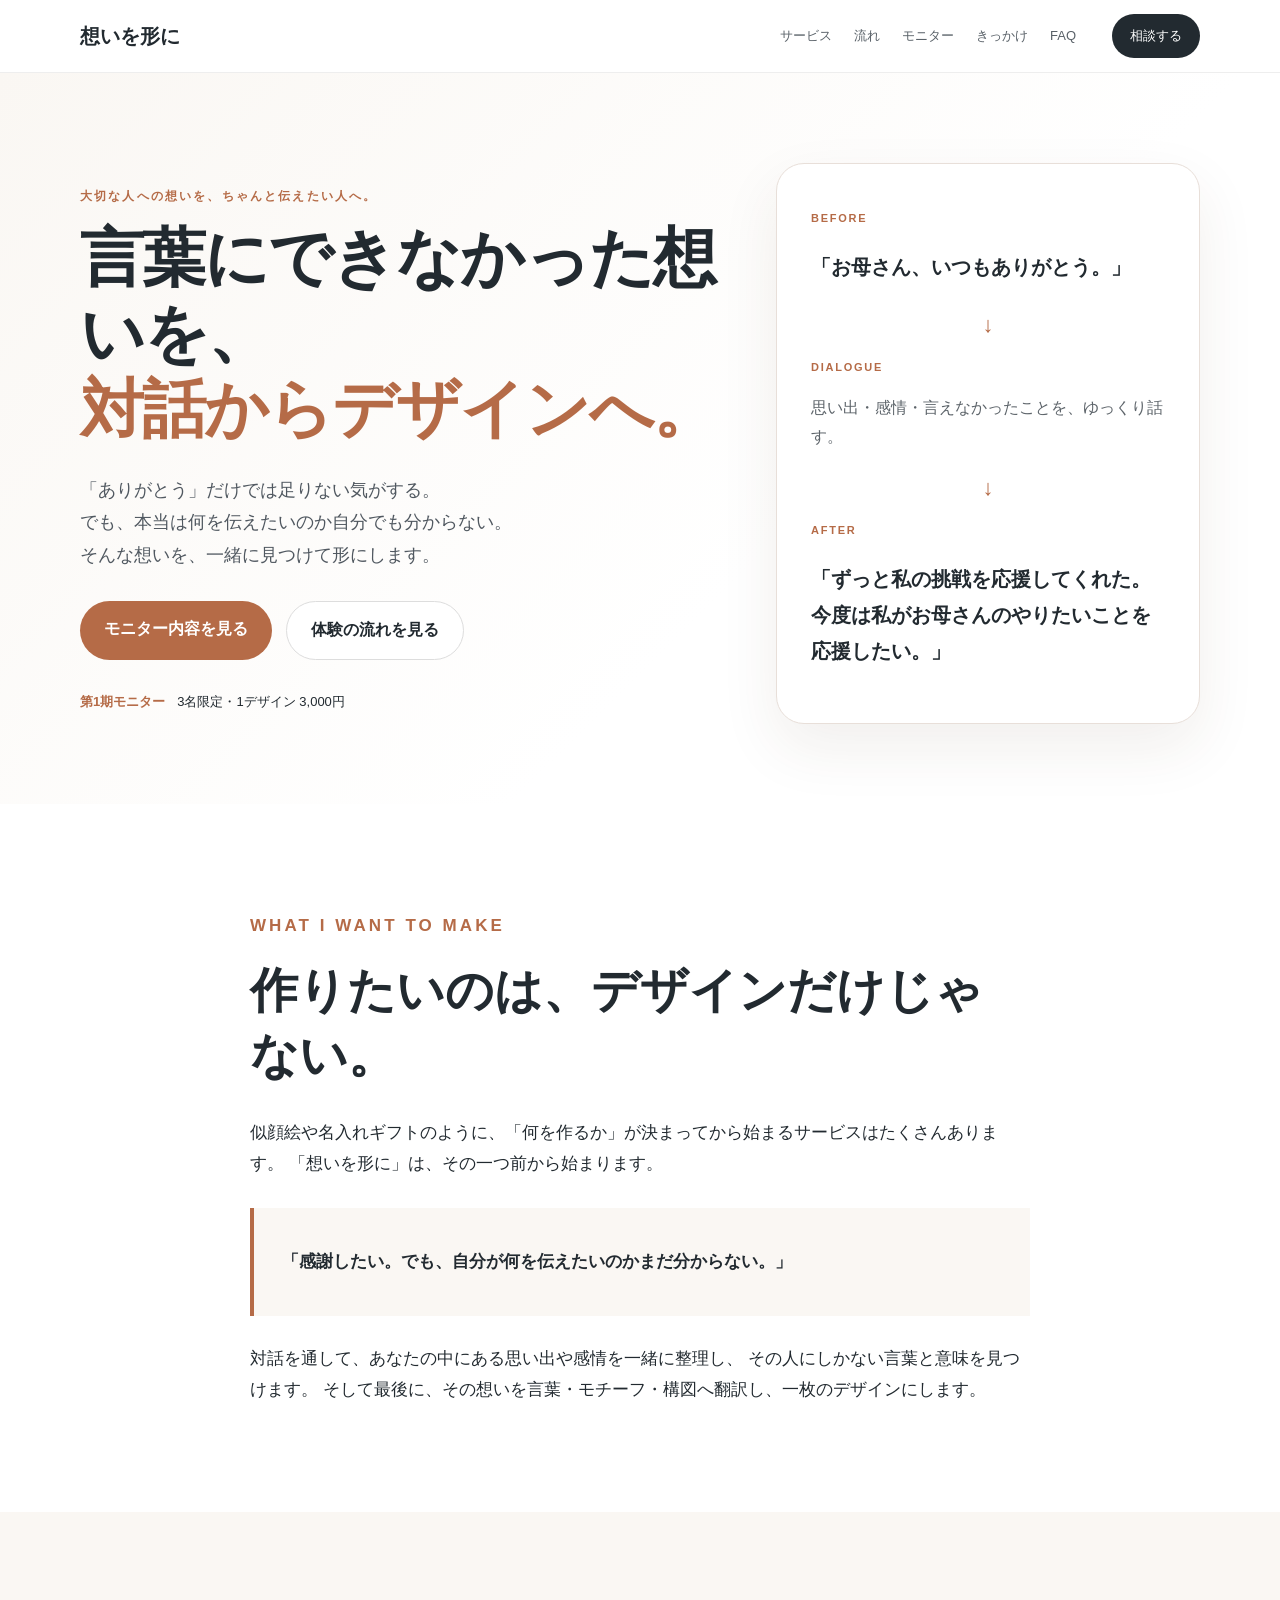
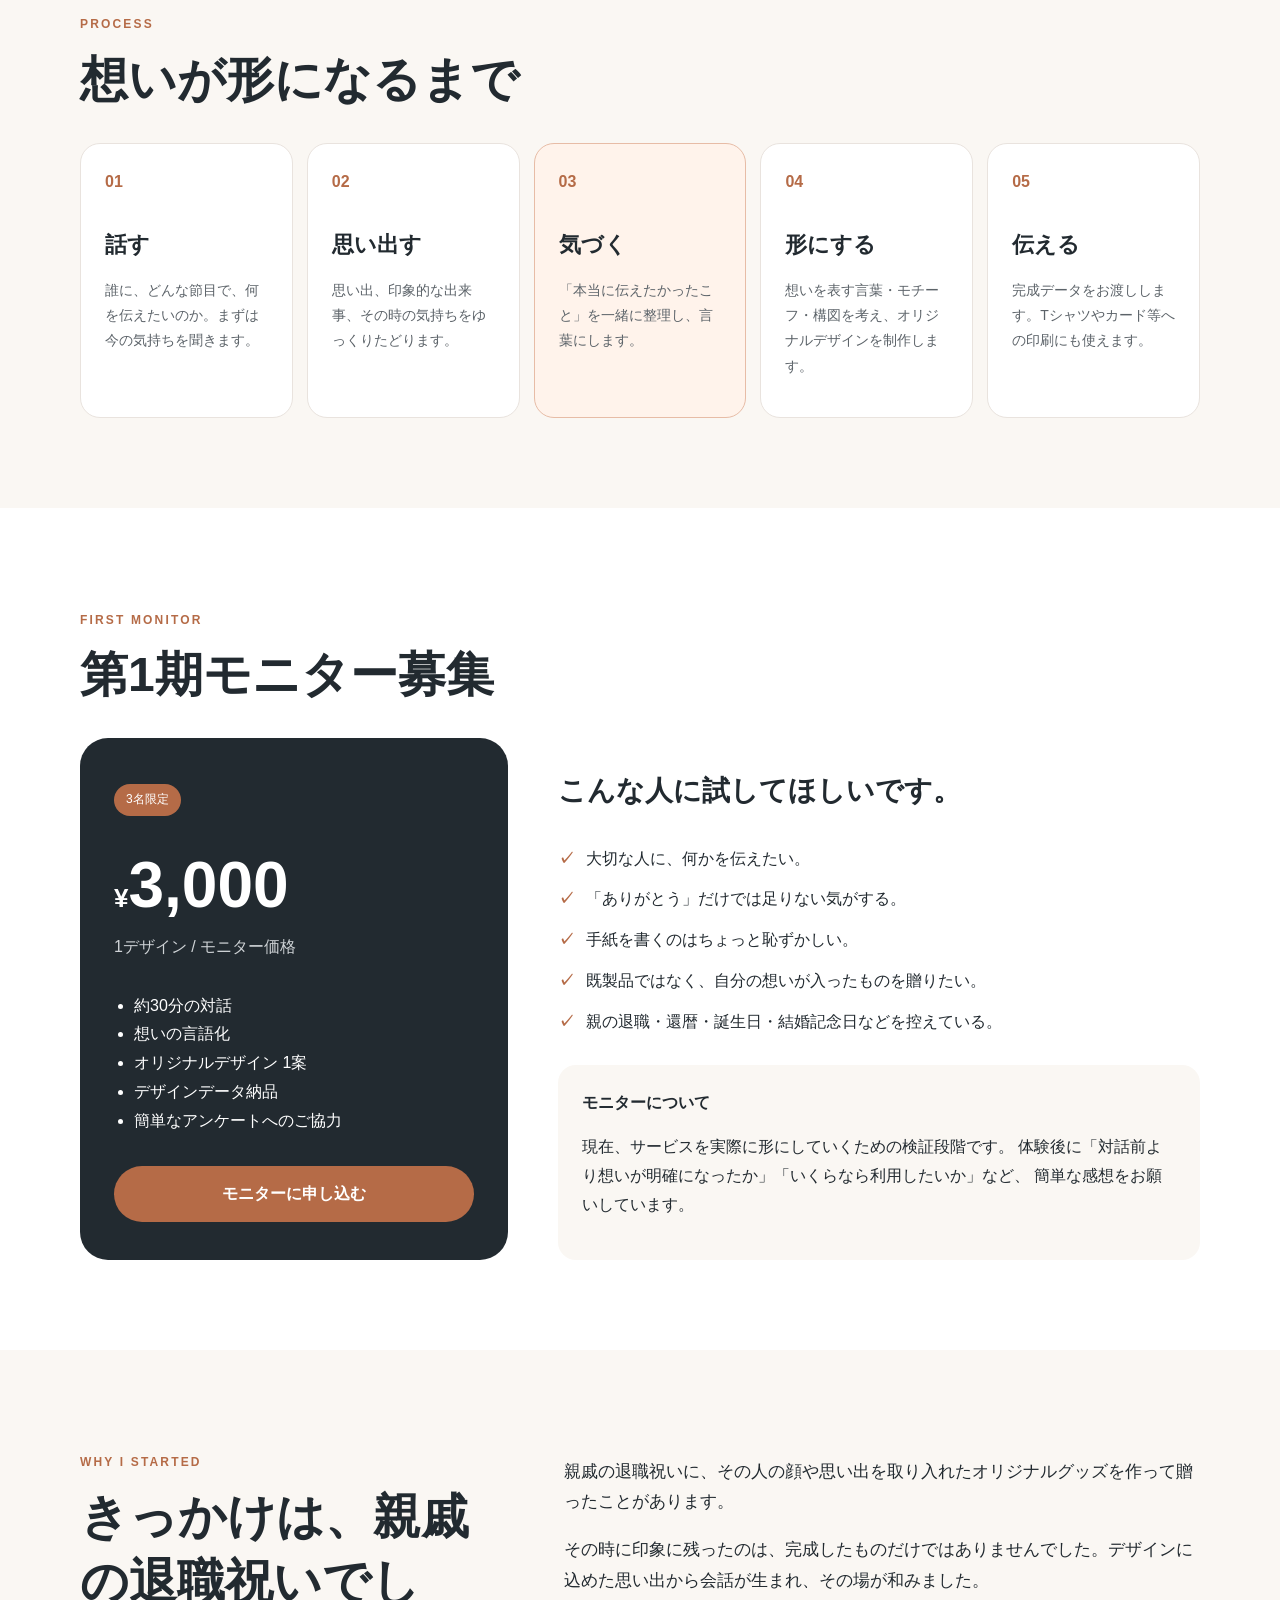
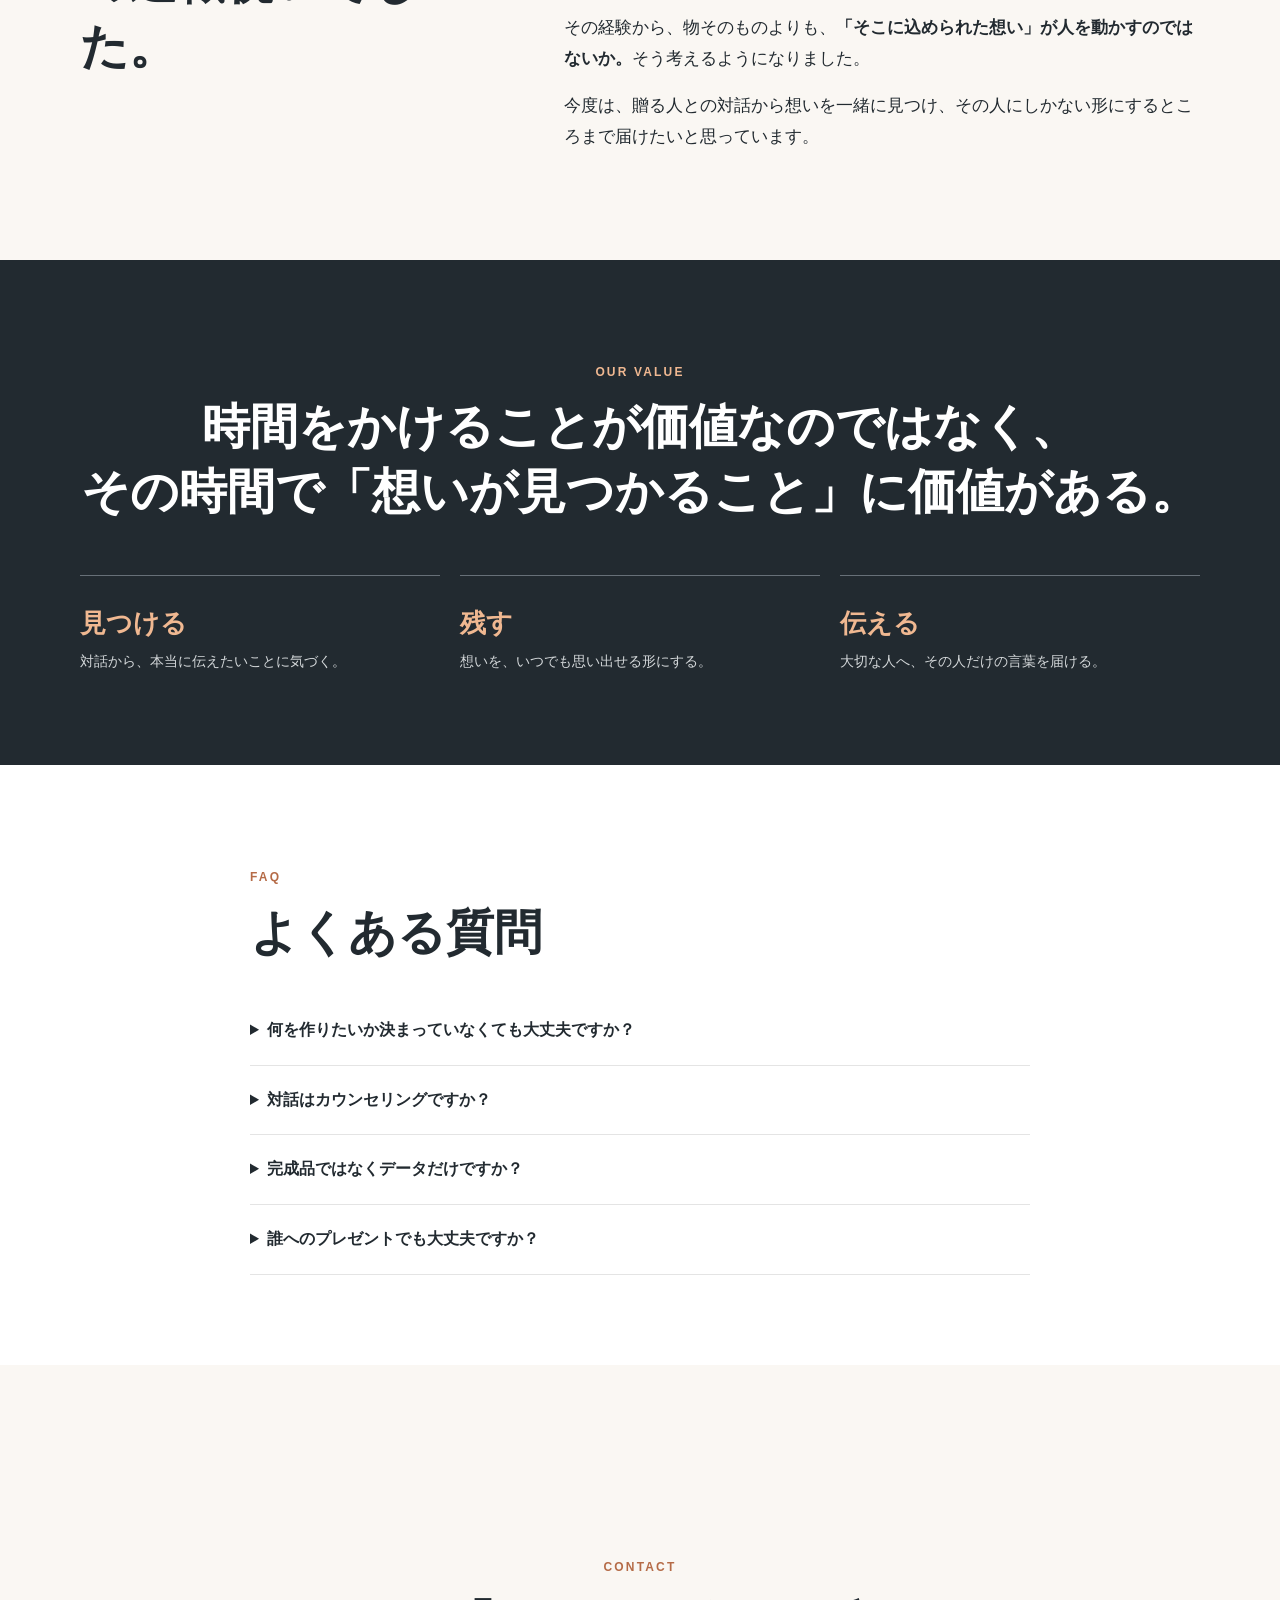
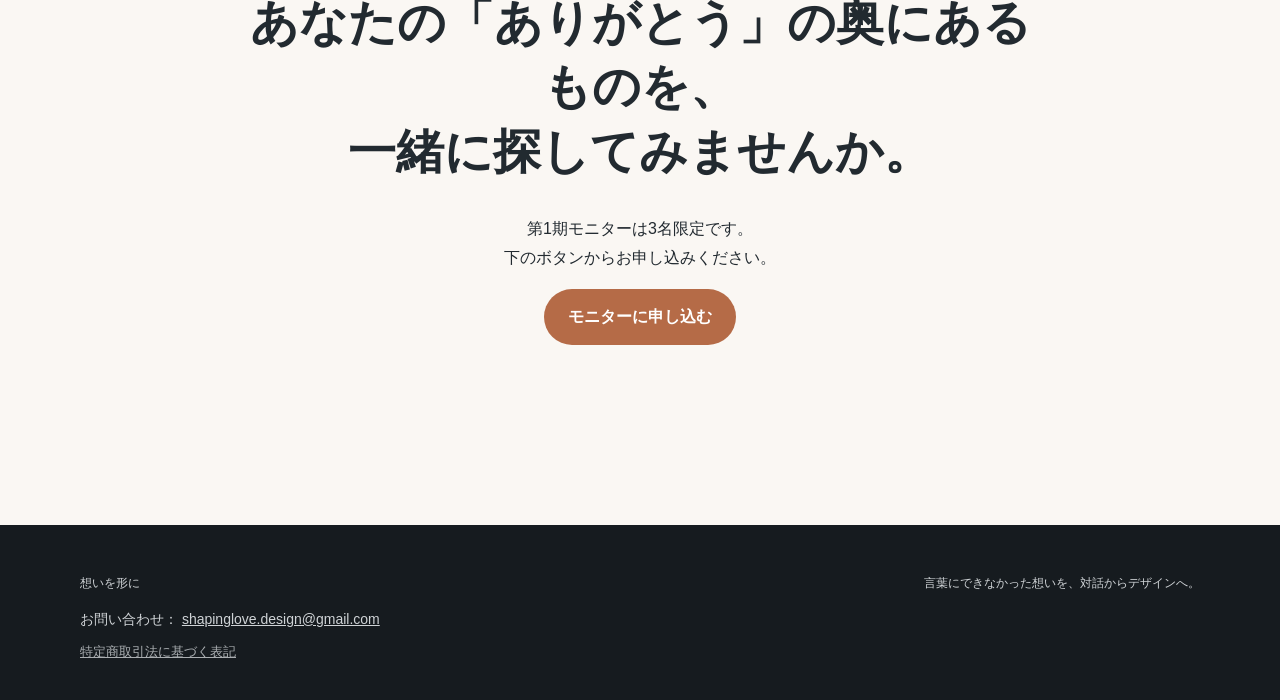
<file: index.html>
<!DOCTYPE html>
<html lang="ja">
<head>
  <meta charset="UTF-8" />
  <meta name="viewport" content="width=device-width, initial-scale=1.0" />
  <title>想いを形に｜言葉にできない想いを、対話からデザインへ</title>
  <meta name="description" content="大切な人に伝えたいけれど、うまく言葉にできない想いを、対話を通して一緒に見つけ、世界に一つのデザインとして形にします。第1期モニター募集中。" />
  <link rel="stylesheet" href="style.css" />
</head>
<body>
  <header class="site-header">
    <div class="container header-inner">
      <a class="brand" href="#top">想いを形に</a>
      <nav class="nav">
        <a href="#about">サービス</a>
        <a href="#flow">流れ</a>
        <a href="#monitor">モニター</a>
        <a href="#story">きっかけ</a>
        <a href="#faq">FAQ</a>
      </nav>
      <a class="header-cta" href="#contact">相談する</a>
    </div>
  </header>

  <main id="top">
    <section class="hero">
      <div class="container hero-grid">
        <div class="hero-copy">
          <p class="eyebrow">大切な人への想いを、ちゃんと伝えたい人へ。</p>
          <h1>言葉にできなかった想いを、<br><span>対話からデザインへ。</span></h1>
          <p class="lead">
            「ありがとう」だけでは足りない気がする。<br>
            でも、本当は何を伝えたいのか自分でも分からない。<br>
            そんな想いを、一緒に見つけて形にします。
          </p>
          <div class="hero-actions">
            <a class="btn primary" href="#monitor">モニター内容を見る</a>
            <a class="btn secondary" href="#flow">体験の流れを見る</a>
          </div>
          <div class="hero-note">
            <strong>第1期モニター</strong>
            <span>3名限定・1デザイン 3,000円</span>
          </div>
        </div>

        <div class="hero-card">
          <p class="small-label">BEFORE</p>
          <p class="before">「お母さん、いつもありがとう。」</p>
          <div class="arrow">↓</div>
          <p class="small-label">DIALOGUE</p>
          <p class="dialogue">思い出・感情・言えなかったことを、ゆっくり話す。</p>
          <div class="arrow">↓</div>
          <p class="small-label">AFTER</p>
          <p class="after">「ずっと私の挑戦を応援してくれた。<br>今度は私がお母さんのやりたいことを応援したい。」</p>
        </div>
      </div>
    </section>

    <section class="section intro" id="about">
      <div class="container narrow">
        <p class="section-kicker">WHAT I WANT TO MAKE</p>
        <h2>作りたいのは、デザインだけじゃない。</h2>
        <p>
          似顔絵や名入れギフトのように、「何を作るか」が決まってから始まるサービスはたくさんあります。
          「想いを形に」は、その一つ前から始まります。
        </p>
        <div class="quote-box">
          <p>「感謝したい。でも、自分が何を伝えたいのかまだ分からない。」</p>
        </div>
        <p>
          対話を通して、あなたの中にある思い出や感情を一緒に整理し、
          その人にしかない言葉と意味を見つけます。
          そして最後に、その想いを言葉・モチーフ・構図へ翻訳し、一枚のデザインにします。
        </p>
      </div>
    </section>

    <section class="section soft" id="flow">
      <div class="container">
        <p class="section-kicker">PROCESS</p>
        <h2>想いが形になるまで</h2>
        <div class="steps">
          <article class="step"><span>01</span><h3>話す</h3><p>誰に、どんな節目で、何を伝えたいのか。まずは今の気持ちを聞きます。</p></article>
          <article class="step"><span>02</span><h3>思い出す</h3><p>思い出、印象的な出来事、その時の気持ちをゆっくりたどります。</p></article>
          <article class="step highlight"><span>03</span><h3>気づく</h3><p>「本当に伝えたかったこと」を一緒に整理し、言葉にします。</p></article>
          <article class="step"><span>04</span><h3>形にする</h3><p>想いを表す言葉・モチーフ・構図を考え、オリジナルデザインを制作します。</p></article>
          <article class="step"><span>05</span><h3>伝える</h3><p>完成データをお渡しします。Tシャツやカード等への印刷にも使えます。</p></article>
        </div>
      </div>
    </section>

    <section class="section" id="monitor">
      <div class="container">
        <p class="section-kicker">FIRST MONITOR</p>
        <h2>第1期モニター募集</h2>
        <div class="monitor-grid">
          <div class="price-card">
            <p class="badge">3名限定</p>
            <p class="price"><span>¥</span>3,000</p>
            <p class="price-note">1デザイン / モニター価格</p>
            <ul>
              <li>約30分の対話</li>
              <li>想いの言語化</li>
              <li>オリジナルデザイン 1案</li>
              <li>デザインデータ納品</li>
              <li>簡単なアンケートへのご協力</li>
            </ul>
          <a class="btn primary full"
   href="https://docs.google.com/forms/d/e/1FAIpQLSdVHnkYJ8gqU361a7JqnTIU-UWrHSDUdnZOst-hqThQXdW27Q/viewform?usp=publish-editor"
   target="_blank"
   rel="noopener noreferrer">
   モニターに申し込む
</a>
          </div>

          <div class="monitor-copy">
            <h3>こんな人に試してほしいです。</h3>
            <div class="check-list">
              <p>大切な人に、何かを伝えたい。</p>
              <p>「ありがとう」だけでは足りない気がする。</p>
              <p>手紙を書くのはちょっと恥ずかしい。</p>
              <p>既製品ではなく、自分の想いが入ったものを贈りたい。</p>
              <p>親の退職・還暦・誕生日・結婚記念日などを控えている。</p>
            </div>
            <div class="notice">
              <strong>モニターについて</strong>
              <p>
                現在、サービスを実際に形にしていくための検証段階です。
                体験後に「対話前より想いが明確になったか」「いくらなら利用したいか」など、
                簡単な感想をお願いしています。
              </p>
            </div>
          </div>
        </div>
      </div>
    </section>

    <section class="section soft" id="story">
      <div class="container story-grid">
        <div>
          <p class="section-kicker">WHY I STARTED</p>
          <h2>きっかけは、親戚の退職祝いでした。</h2>
        </div>
        <div class="story-copy">
          <p>親戚の退職祝いに、その人の顔や思い出を取り入れたオリジナルグッズを作って贈ったことがあります。</p>
          <p>その時に印象に残ったのは、完成したものだけではありませんでした。デザインに込めた思い出から会話が生まれ、その場が和みました。</p>
          <p>その経験から、物そのものよりも、<strong>「そこに込められた想い」が人を動かすのではないか。</strong>そう考えるようになりました。</p>
          <p>今度は、贈る人との対話から想いを一緒に見つけ、その人にしかない形にするところまで届けたいと思っています。</p>
        </div>
      </div>
    </section>

    <section class="section values">
      <div class="container">
        <p class="section-kicker">OUR VALUE</p>
        <h2>時間をかけることが価値なのではなく、<br>その時間で「想いが見つかること」に価値がある。</h2>
        <div class="value-row">
          <div><strong>見つける</strong><span>対話から、本当に伝えたいことに気づく。</span></div>
          <div><strong>残す</strong><span>想いを、いつでも思い出せる形にする。</span></div>
          <div><strong>伝える</strong><span>大切な人へ、その人だけの言葉を届ける。</span></div>
        </div>
      </div>
    </section>

    <section class="section" id="faq">
      <div class="container narrow">
        <p class="section-kicker">FAQ</p>
        <h2>よくある質問</h2>
        <details><summary>何を作りたいか決まっていなくても大丈夫ですか？</summary><p>大丈夫です。むしろ、「何を伝えたいか分からない」というところから一緒に考えるためのサービスです。</p></details>
        <details><summary>対話はカウンセリングですか？</summary><p>いいえ。医療・心理カウンセリングではありません。大切な人に伝えたい想いを整理するための対話です。</p></details>
        <details><summary>完成品ではなくデータだけですか？</summary><p>現在のモニターでは、デザインデータでのお渡しを基本としています。実物の商品まで欲しいかどうかも、今後のサービス改善のために伺っています。</p></details>
        <details><summary>誰へのプレゼントでも大丈夫ですか？</summary><p>はい。最初は親への感謝を中心に考えていますが、祖父母、パートナー、友人などでもご相談いただけます。</p></details>
      </div>
    </section>

    <section class="section contact" id="contact">
      <div class="container contact-box">
        <section class="section contact" id="contact">
  <div class="container contact-box">
    <p class="section-kicker">CONTACT</p>

    <h2>
      あなたの「ありがとう」の奥にあるものを、<br>
      一緒に探してみませんか。
    </h2>

    <p>
      第1期モニターは3名限定です。<br>
      下のボタンからお申し込みください。
    </p>

    <a class="btn primary"
       href="https://docs.google.com/forms/d/e/1FAIpQLSdVHnkYJ8gqU361a7JqnTIU-UWrHSDUdnZOst-hqThQXdW27Q/viewform?usp=publish-editor"
       target="_blank"
       rel="noopener noreferrer">
      モニターに申し込む
    </a>
  </div>
</section>
  </main>

  <footer>
  <div class="container footer-inner">
    <div>
      <p>想いを形に</p>

      <p class="footer-contact">
        お問い合わせ：
        <a href="mailto:shapinglove.design@gmail.com">
          shapinglove.design@gmail.com
        </a>
      </p>

      <a class="footer-legal" href="tokusho.html">
        特定商取引法に基づく表記
      </a>
    </div>

    <p>言葉にできなかった想いを、対話からデザインへ。</p>
  </div>
</footer>
  <script src="script.js"></script>
</body>
</html>
</file>
<file: style.css>
*{box-sizing:border-box}html{scroll-behavior:smooth}body{margin:0;font-family:"Yu Gothic","Meiryo",sans-serif;color:#222a30;background:#fff;line-height:1.8}.container{width:min(1120px,calc(100% - 40px));margin:auto}.narrow{width:min(780px,calc(100% - 40px));margin:auto}.site-header{position:sticky;top:0;z-index:20;background:rgba(255,255,255,.94);backdrop-filter:blur(10px);border-bottom:1px solid #eee}.header-inner{height:72px;display:flex;align-items:center;gap:28px}.brand{font-weight:800;color:#222a30;text-decoration:none;font-size:20px}.nav{display:flex;gap:22px;margin-left:auto}.nav a{font-size:13px;color:#596168;text-decoration:none}.header-cta{margin-left:8px;background:#222a30;color:#fff;padding:10px 18px;border-radius:999px;text-decoration:none;font-size:13px}.hero{padding:90px 0 80px;background:linear-gradient(135deg,#faf7f3 0%,#fff 62%)}.hero-grid{display:grid;grid-template-columns:1.2fr .8fr;gap:60px;align-items:center}.eyebrow,.section-kicker{font-size:12px;letter-spacing:.18em;font-weight:800;color:#b56b47;text-transform:uppercase}.hero h1{font-size:clamp(38px,5vw,68px);line-height:1.18;margin:14px 0 26px;letter-spacing:-.03em}.hero h1 span{color:#b56b47}.lead{font-size:18px;color:#505860}.hero-actions{display:flex;gap:14px;margin:30px 0}.btn{display:inline-block;border:none;border-radius:999px;padding:14px 24px;text-decoration:none;font-weight:700;font-family:inherit;cursor:pointer}.primary{background:#b56b47;color:#fff}.secondary{background:#fff;color:#222a30;border:1px solid #ddd}.full{display:block;text-align:center;width:100%}.hero-note{display:flex;gap:12px;align-items:center;font-size:13px}.hero-note strong{color:#b56b47}.hero-card{background:#fff;border:1px solid #e8dfd9;border-radius:28px;padding:34px;box-shadow:0 24px 60px rgba(80,45,28,.08)}.small-label{font-size:11px;letter-spacing:.16em;color:#b56b47;font-weight:800}.before,.after{font-weight:800;font-size:20px}.dialogue{color:#5d646a}.arrow{text-align:center;color:#b56b47;font-size:22px;margin:14px}.section{padding:90px 0}.soft{background:#faf7f3}.section h2{font-size:clamp(30px,4vw,48px);line-height:1.35;margin:10px 0 30px}.intro p{font-size:17px}.quote-box{border-left:4px solid #b56b47;background:#faf7f3;padding:22px 28px;margin:28px 0;font-weight:800;font-size:22px}.steps{display:grid;grid-template-columns:repeat(5,1fr);gap:14px}.step{background:#fff;border:1px solid #e9e3de;border-radius:20px;padding:24px;min-height:230px}.step span{font-weight:800;color:#b56b47}.step h3{font-size:22px;margin:28px 0 8px}.step p{font-size:14px;color:#5c6369}.step.highlight{background:#fff3eb;border-color:#e7bca6}.monitor-grid{display:grid;grid-template-columns:.8fr 1.2fr;gap:50px}.price-card{background:#222a30;color:#fff;border-radius:28px;padding:34px}.badge{display:inline-block;background:#b56b47;padding:5px 12px;border-radius:999px;font-size:12px}.price{font-size:64px;font-weight:800;line-height:1;margin:25px 0 8px}.price span{font-size:26px}.price-note{color:#cfd3d6}.price-card ul{padding-left:20px;margin:30px 0}.monitor-copy h3{font-size:28px}.check-list p{padding-left:28px;position:relative;margin:12px 0}.check-list p:before{content:"✓";position:absolute;left:0;color:#b56b47;font-weight:800}.notice{margin-top:28px;padding:24px;background:#faf7f3;border-radius:18px}.story-grid{display:grid;grid-template-columns:.8fr 1.2fr;gap:60px}.story-copy p{font-size:17px}.values{background:#222a30;color:#fff}.values h2{text-align:center}.values .section-kicker{text-align:center;color:#f0b891}.value-row{display:grid;grid-template-columns:repeat(3,1fr);gap:20px;margin-top:50px}.value-row div{border-top:1px solid #677078;padding-top:24px}.value-row strong{display:block;font-size:26px;color:#f0b891}.value-row span{font-size:14px;color:#d4d8da}details{border-bottom:1px solid #e4e4e4;padding:20px 0}summary{font-weight:800;cursor:pointer}details p{color:#5a6268}.contact{background:#faf7f3}.contact-box{text-align:center;max-width:850px}.message-template{margin:28px auto 10px;max-width:650px;text-align:left;background:#fff;border:1px solid #e7e0da;border-radius:18px;padding:20px}.copy-text{min-height:26px;color:#b56b47;font-weight:700}.small{font-size:12px;color:#777}footer{padding:36px 0;background:#161b1f;color:#cfd3d6}.footer-inner{display:flex;justify-content:space-between;font-size:12px}@media(max-width:900px){.nav{display:none}.header-cta{margin-left:auto}.hero-grid,.monitor-grid,.story-grid{grid-template-columns:1fr}.steps{grid-template-columns:1fr 1fr}.hero{padding-top:60px}.hero-card{max-width:620px}.value-row{grid-template-columns:1fr}.footer-inner{display:block}.price-card{max-width:520px}}@media(max-width:560px){.container,.narrow{width:min(100% - 28px,1120px)}.header-inner{height:64px}.hero{padding:50px 0}.hero-actions{flex-direction:column}.btn{text-align:center}.steps{grid-template-columns:1fr}.section{padding:65px 0}.hero h1{font-size:40px}.section h2{font-size:32px}.price{font-size:52px}}
.legal-section {
  padding: 80px 20px;
  background: #f7f7f7;
}

.legal-container {
  max-width: 900px;
  margin: 0 auto;
}

.legal-section h2 {
  margin-bottom: 40px;
  font-size: 28px;
}

.legal-list {
  margin: 0;
}

.legal-list dt {
  margin-top: 24px;
  font-weight: bold;
}

.legal-list dd {
  margin: 8px 0 0;
  line-height: 1.8;
}


.footer-contact {
  margin-top: 12px;
  margin-bottom: 8px;
  font-size: 14px;
}

.footer-contact a,
.footer-legal {
  color: inherit;
  text-decoration: underline;
}

.footer-legal {
  font-size: 13px;
  opacity: 0.8;
}
</file>
